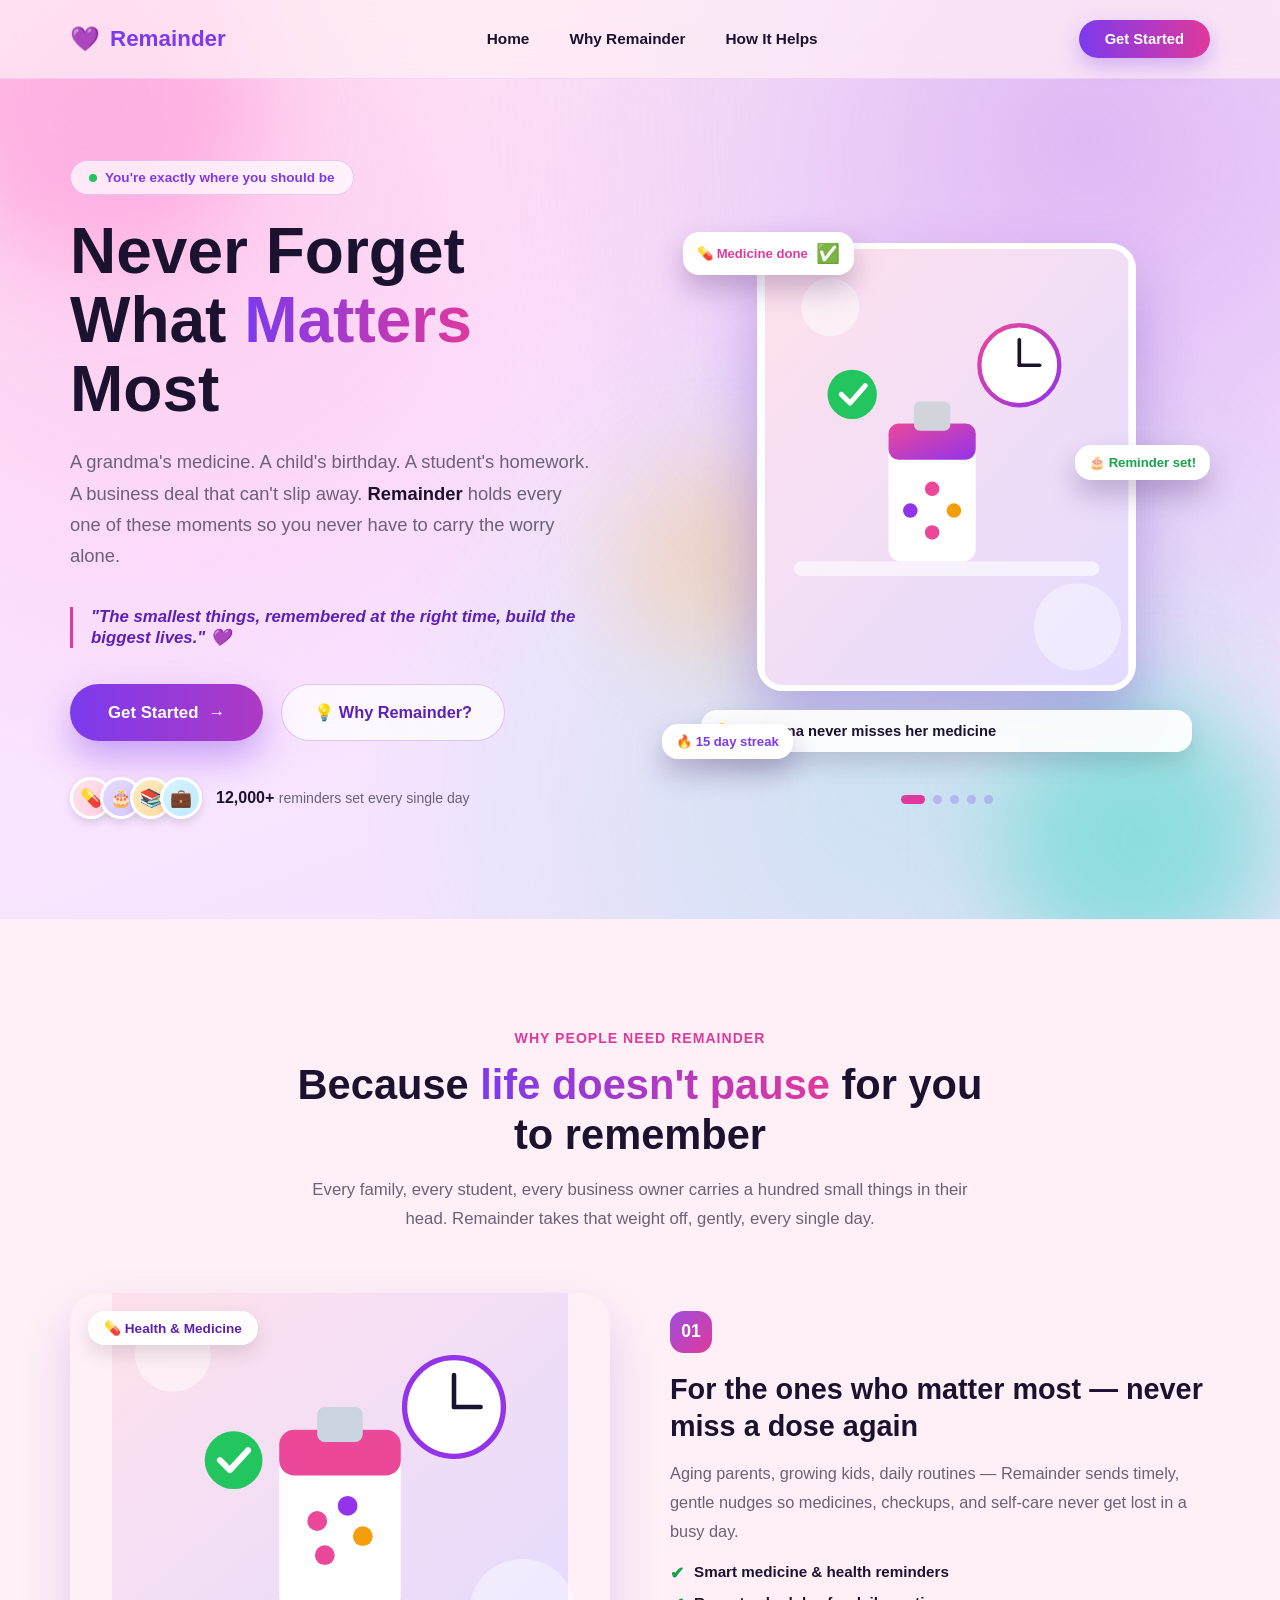
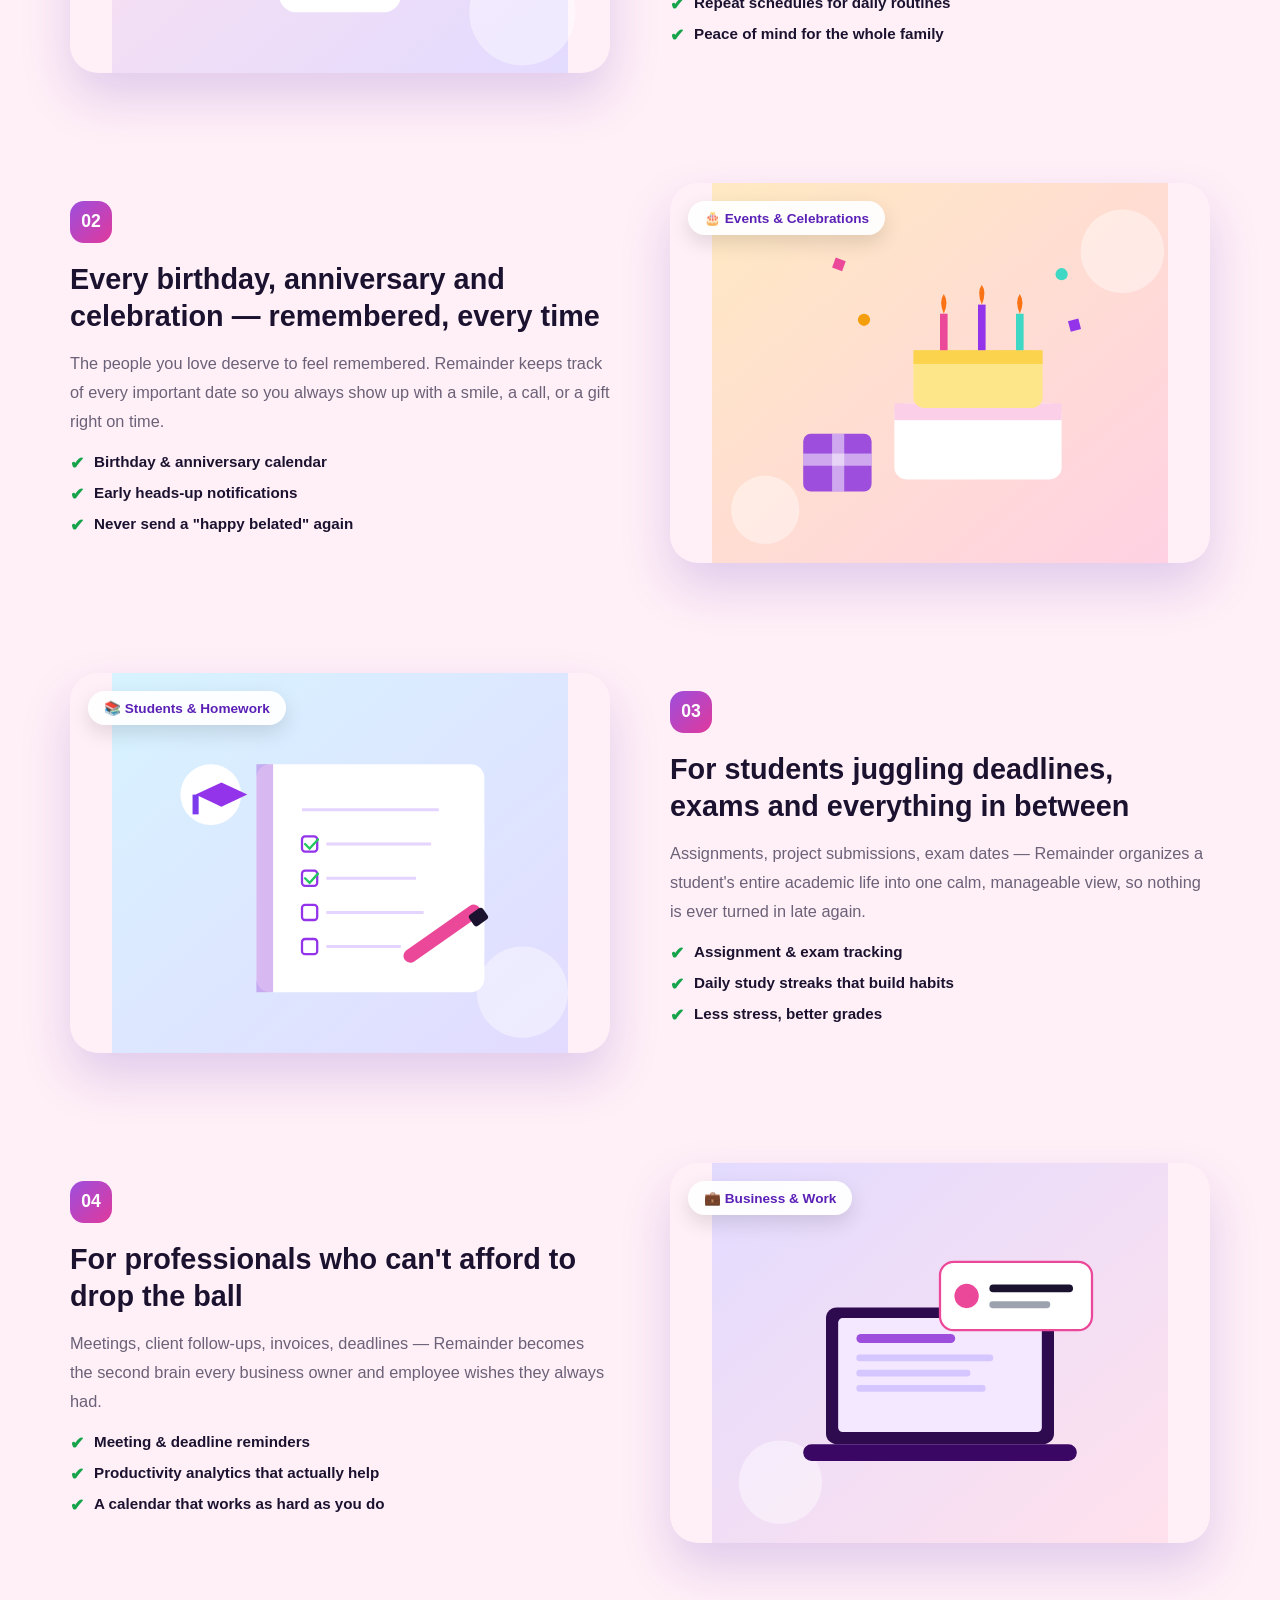
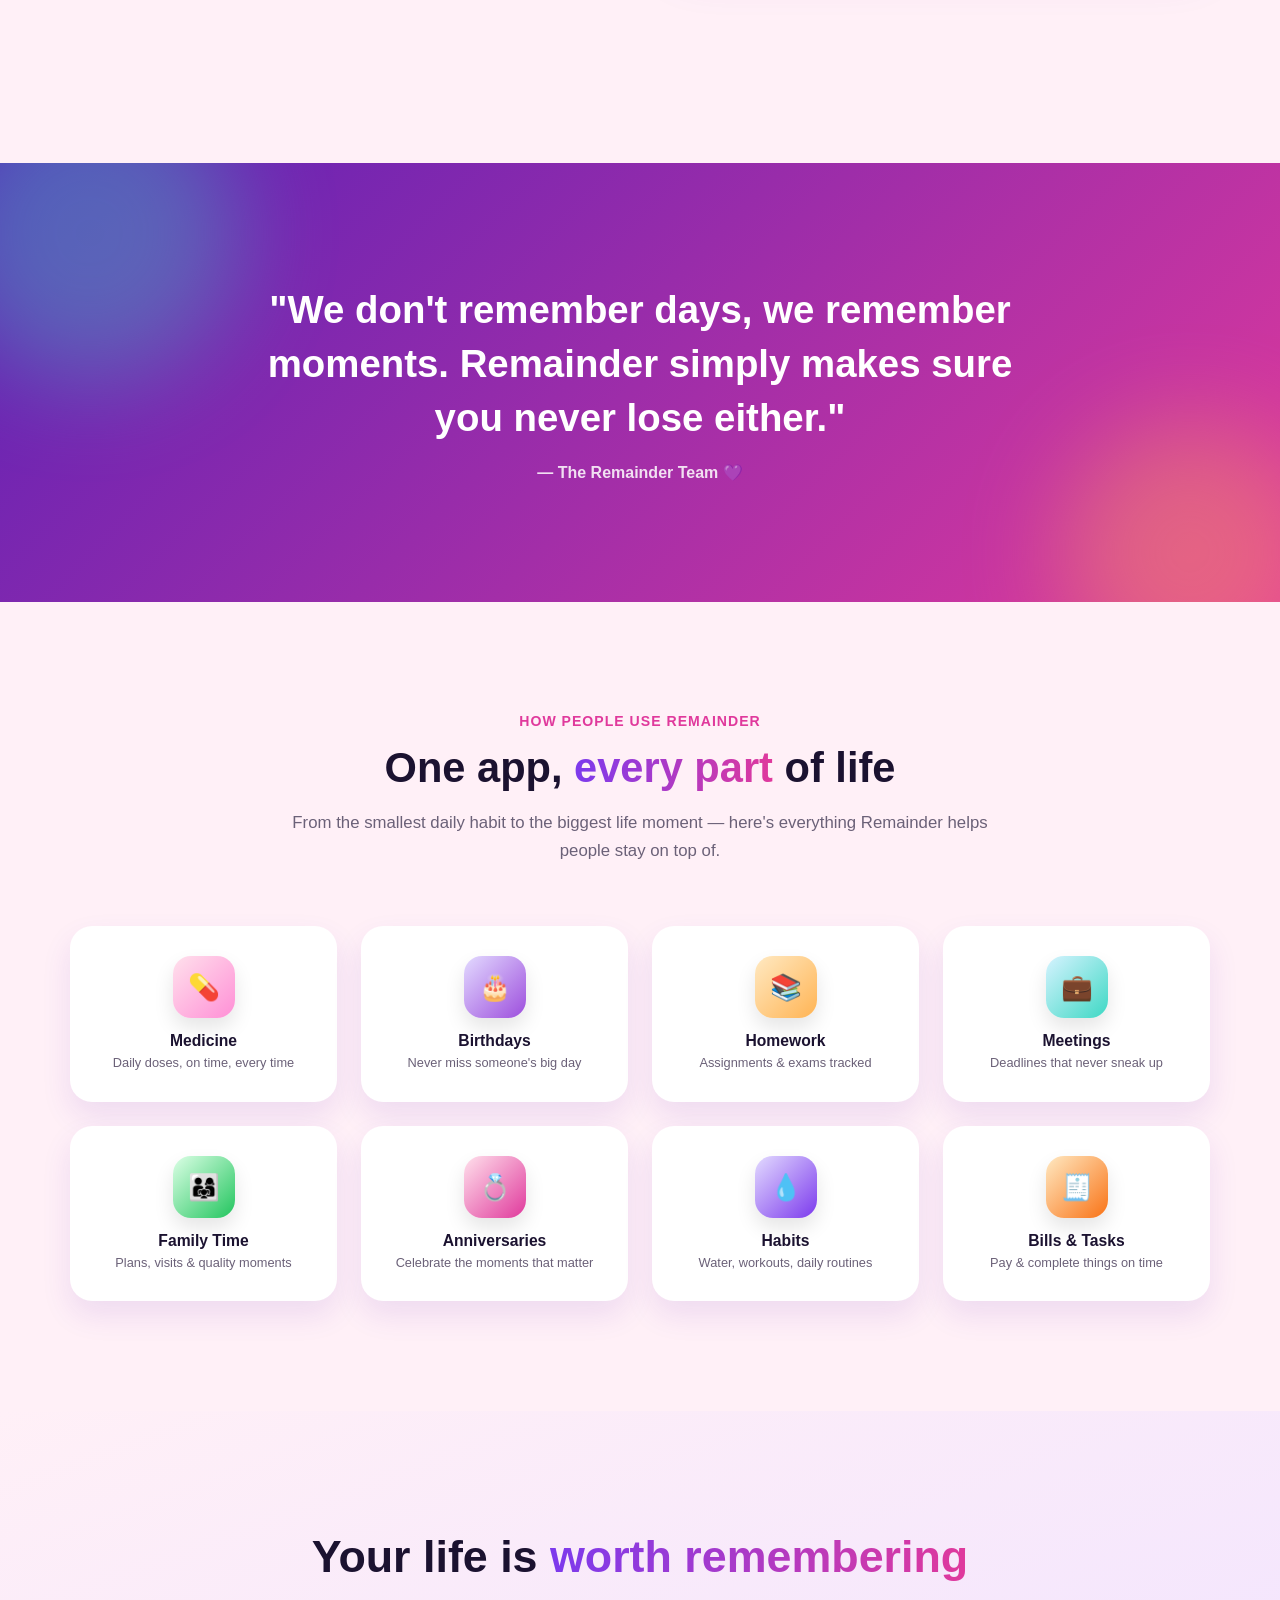
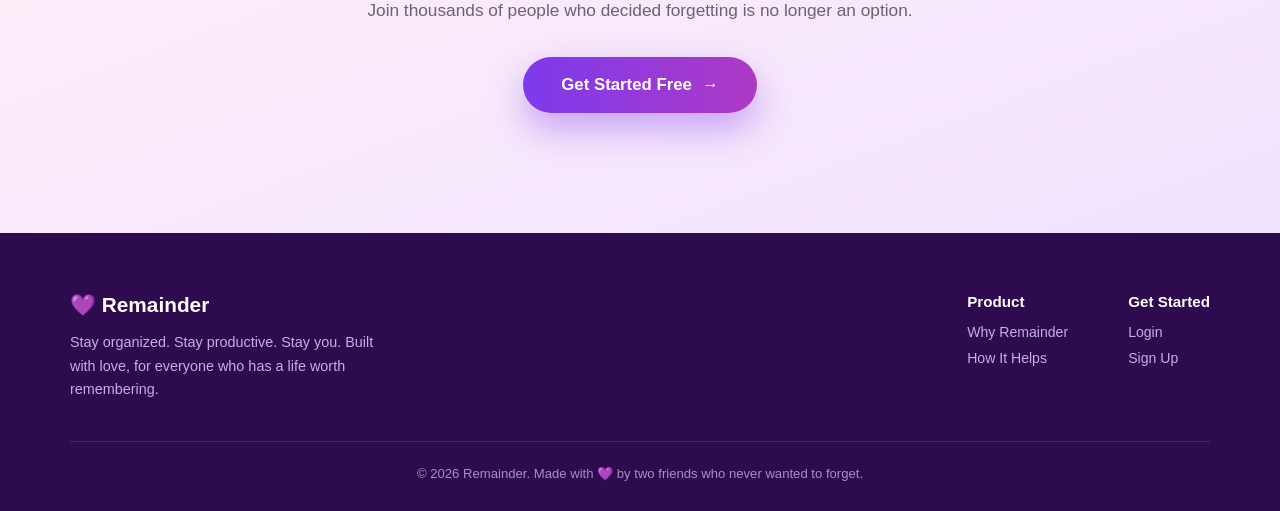
<file: index.html>
<!DOCTYPE html>
<html lang="en">
<head>
<meta charset="UTF-8">
<title>Remainder — Never Forget What Matters</title>
<meta name="viewport" content="width=device-width, initial-scale=1.0">
<style>
  :root{
    --violet-900:#2e0a4f;
    --violet-700:#5b21b6;
    --violet-600:#7c3aed;
    --violet-500:#9d4edd;
    --magenta-500:#e0399c;
    --magenta-300:#ff8fd6;
    --amber-400:#ffb454;
    --teal-400:#3ed8c4;
    --pink-bg:#fff0f7;
    --ink:#1b1230;
    --grey:#6b6178;
  }
  *{margin:0;padding:0;box-sizing:border-box;}
  html{scroll-behavior:smooth;}
  body{
    font-family:'Poppins','Segoe UI',sans-serif;
    background:var(--pink-bg);
    color:var(--ink);
    overflow-x:hidden;
  }

  /* ============ NAVBAR ============ */
  nav{
    position:fixed; top:0; left:0; right:0; z-index:100;
    display:flex; align-items:center; justify-content:space-between;
    padding:20px 70px;
    backdrop-filter:blur(14px);
    background:rgba(255,240,247,0.7);
    border-bottom:1px solid rgba(157,78,221,0.12);
    transition:padding .3s ease, box-shadow .3s ease;
  }
  .nav-logo{display:flex; align-items:center; gap:10px; font-size:1.4rem; font-weight:900; color:var(--violet-600);}
  .nav-logo .heart{font-size:1.5rem; animation:heartbeat 1.7s ease-in-out infinite;}
  @keyframes heartbeat{
    0%,100%{transform:scale(1);} 15%{transform:scale(1.25) rotate(-4deg);}
    30%{transform:scale(0.94);} 45%{transform:scale(1.15) rotate(3deg);} 60%{transform:scale(1);}
  }
  .nav-links{display:flex; gap:40px; font-weight:600; color:var(--ink); font-size:0.96rem;}
  .nav-links a{text-decoration:none; color:inherit; position:relative; transition:color .2s ease;}
  .nav-links a::after{
    content:''; position:absolute; left:0; bottom:-6px; width:0%; height:2px;
    background:linear-gradient(90deg,var(--violet-600),var(--magenta-500)); transition:width .3s ease;
  }
  .nav-links a:hover{color:var(--violet-600);}
  .nav-links a:hover::after{width:100%;}
  .nav-cta{
    padding:11px 26px; border:none; border-radius:30px; cursor:pointer;
    background:linear-gradient(90deg,var(--violet-600),var(--magenta-500));
    color:#fff; font-weight:700; font-size:0.92rem;
    box-shadow:0 8px 20px rgba(124,58,237,0.3);
    transition:transform .2s ease, box-shadow .2s ease;
  }
  .nav-cta:hover{transform:translateY(-2px) scale(1.04); box-shadow:0 12px 26px rgba(224,57,156,0.4);}

  /* ============ HERO ============ */
  .hero{
    position:relative;
    min-height:100vh;
    display:flex; align-items:center;
    padding:160px 70px 100px;
    overflow:hidden;
    background:
      radial-gradient(circle at 12% 20%, rgba(255,143,214,0.35), transparent 45%),
      radial-gradient(circle at 85% 15%, rgba(157,78,221,0.3), transparent 45%),
      radial-gradient(circle at 70% 85%, rgba(62,216,196,0.22), transparent 45%),
      linear-gradient(160deg,#fff0f7 0%, #fbe5ff 45%, #f1e3ff 100%);
  }

  .blob{position:absolute; border-radius:50%; filter:blur(50px); opacity:.5; pointer-events:none; animation:driftBig 16s ease-in-out infinite;}
  .blob1{width:340px;height:340px; background:var(--magenta-300); top:-80px; left:-80px;}
  .blob2{width:280px;height:280px; background:var(--teal-400); bottom:-60px; right:0; animation-delay:3s;}
  .blob3{width:200px;height:200px; background:var(--amber-400); top:50%; left:48%; opacity:.3; animation-delay:6s;}
  @keyframes driftBig{0%,100%{transform:translate(0,0) scale(1);} 50%{transform:translate(30px,-26px) scale(1.1);}}

  .hero-grid{
    display:grid; grid-template-columns:1.05fr 1fr; gap:60px; align-items:center;
    width:100%; position:relative; z-index:3;
  }

  .eyebrow{
    display:inline-flex; align-items:center; gap:8px;
    background:rgba(255,255,255,0.7); border:1px solid rgba(157,78,221,0.25);
    padding:9px 18px; border-radius:30px; font-weight:700; font-size:0.85rem; color:var(--violet-600);
    margin-bottom:22px; opacity:0; animation:fadeUp .7s ease forwards .15s;
  }
  .eyebrow .dot{width:8px;height:8px;border-radius:50%; background:#22c55e; animation:pulseDot 1.6s ease-out infinite;}
  @keyframes pulseDot{0%{box-shadow:0 0 0 0 rgba(34,197,94,.6);} 70%{box-shadow:0 0 0 9px rgba(34,197,94,0);} 100%{box-shadow:0 0 0 0 rgba(34,197,94,0);}}

  .hero h1{
    font-size:4rem; font-weight:900; line-height:1.08; margin-bottom:22px;
    opacity:0; animation:fadeUp .7s ease forwards .3s;
  }
  .hero h1 .grad{
    background:linear-gradient(90deg,var(--violet-600),var(--magenta-500),var(--amber-400));
    background-size:200% auto;
    -webkit-background-clip:text; background-clip:text; color:transparent;
    animation:shine 5s linear infinite;
  }
  @keyframes shine{to{background-position:200% center;}}

  @keyframes fadeUp{from{opacity:0; transform:translateY(22px);} to{opacity:1; transform:translateY(0);}}

  .hero p.lead{
    font-size:1.15rem; color:var(--grey); line-height:1.7; max-width:520px; margin-bottom:36px;
    opacity:0; animation:fadeUp .7s ease forwards .45s;
  }
  .hero p.lead b{color:var(--ink);}

  .hero-quote{
    font-size:1.05rem; font-style:italic; color:var(--violet-700); font-weight:600;
    margin-bottom:36px; padding-left:18px; border-left:3px solid var(--magenta-500);
    opacity:0; animation:fadeUp .7s ease forwards .55s;
  }

  .cta-row{display:flex; gap:18px; flex-wrap:wrap; opacity:0; animation:fadeUp .7s ease forwards .65s;}

  .btn-primary{
    position:relative; overflow:hidden;
    padding:18px 38px; border:none; border-radius:50px; cursor:pointer;
    background:linear-gradient(90deg,var(--violet-600),var(--magenta-500));
    background-size:200% 100%; background-position:0% 0%;
    color:#fff; font-weight:800; font-size:1.05rem;
    box-shadow:0 16px 36px rgba(124,58,237,0.4);
    transition:background-position .5s ease, transform .2s ease, box-shadow .3s ease;
    display:inline-flex; align-items:center; gap:10px;
  }
  .btn-primary:hover{
    background-position:100% 0%; transform:translateY(-3px) scale(1.03);
    box-shadow:0 20px 44px rgba(224,57,156,0.48);
  }
  .btn-primary .arrow{transition:transform .3s ease;}
  .btn-primary:hover .arrow{transform:translateX(5px);}
  .btn-primary .ripple{
    position:absolute; border-radius:50%; background:rgba(255,255,255,0.5);
    transform:scale(0); animation:rippleAnim .6s ease-out; pointer-events:none;
  }
  @keyframes rippleAnim{to{transform:scale(4); opacity:0;}}

  .btn-secondary{
    padding:18px 32px; border-radius:50px; cursor:pointer;
    background:rgba(255,255,255,0.7); border:1.6px solid rgba(157,78,221,0.3);
    color:var(--violet-700); font-weight:700; font-size:1.02rem;
    display:inline-flex; align-items:center; gap:8px;
    transition:all .25s ease;
  }
  .btn-secondary:hover{
    background:#fff; border-color:var(--violet-500); transform:translateY(-3px);
    box-shadow:0 12px 26px rgba(124,58,237,0.18);
  }

  .trust-row{
    display:flex; align-items:center; gap:14px; margin-top:36px;
    opacity:0; animation:fadeUp .7s ease forwards .8s;
  }
  .trust-icons{display:flex;}
  .trust-icons span{
    width:42px; height:42px; border-radius:50%; border:3px solid #fff;
    margin-left:-12px; display:flex; align-items:center; justify-content:center;
    font-size:1.1rem; box-shadow:0 4px 10px rgba(0,0,0,0.12);
  }
  .trust-icons span:nth-child(1){background:linear-gradient(135deg,#ffe1ec,#ffd1e3);}
  .trust-icons span:nth-child(2){background:linear-gradient(135deg,#e3dbff,#d6c6ff);}
  .trust-icons span:nth-child(3){background:linear-gradient(135deg,#ffe9c2,#ffdca0);}
  .trust-icons span:nth-child(4){background:linear-gradient(135deg,#d6f3ff,#bfeaff);}
  .trust-icons span:first-child{margin-left:0;}
  .trust-row .num{font-weight:800; color:var(--ink);}
  .trust-row .txt{font-size:0.88rem; color:var(--grey);}

  /* ---------- hero visual: illustrated SVG slideshow (auto swapping) ---------- */
  .hero-visual{position:relative; height:560px;}

  .slide-frame{
    position:absolute; border-radius:26px; overflow:hidden;
    border:6px solid #fff; box-shadow:0 30px 60px rgba(91,33,182,0.3);
    top:6%; left:14%; width:72%; height:80%;
    background:#fff;
  }
  .slide-svg-wrap{
    position:absolute; inset:0; width:100%; height:100%;
    opacity:0; transition:opacity 1s ease, transform 6s ease;
    transform:scale(1.03);
  }
  .slide-svg-wrap svg{width:100%; height:100%; display:block;}
  .slide-svg-wrap.active{opacity:1; transform:scale(1);}

  .slide-caption{
    position:absolute; bottom:18px; left:18px; right:18px;
    background:rgba(255,255,255,0.92); backdrop-filter:blur(6px);
    border-radius:16px; padding:12px 16px;
    display:flex; align-items:center; gap:10px;
    font-weight:700; font-size:0.92rem; color:var(--ink);
    box-shadow:0 10px 24px rgba(0,0,0,0.12);
    opacity:0; transform:translateY(10px); transition:opacity .5s ease, transform .5s ease;
    z-index:6;
  }
  .slide-caption.active{opacity:1; transform:translateY(0);}

  .dots-row{
    position:absolute; bottom:-34px; left:14%; width:72%;
    display:flex; justify-content:center; gap:8px;
  }
  .dots-row .dot-i{
    width:9px; height:9px; border-radius:50%; background:rgba(124,58,237,0.25);
    transition:all .3s ease; cursor:pointer;
  }
  .dots-row .dot-i.active{background:var(--magenta-500); width:24px; border-radius:6px;}

  .sticker{
    position:absolute; background:#fff; border-radius:16px; padding:10px 14px;
    box-shadow:0 14px 28px rgba(46,10,79,0.25); font-weight:700; font-size:0.82rem;
    display:flex; align-items:center; gap:8px; z-index:8; opacity:0;
    animation:popInPhoto .6s ease forwards;
  }
  @keyframes popInPhoto{ from{opacity:0; transform:translateY(20px) scale(0.85);} to{opacity:1; transform:translateY(0) scale(1);} }
  .st1{ top:4%; left:0%; animation-delay:1.4s; color:var(--magenta-500); }
  .st2{ top:42%; right:0%; animation-delay:1.7s; color:#16a34a; }
  .st3{ bottom:2%; left:-4%; animation-delay:2s; color:var(--violet-600); }
  .heartpop{font-size:1.2rem; animation:heartbeat 1.4s ease-in-out infinite;}

  /* ============ WHY SECTION (story + features) ============ */
  .section{padding:110px 70px;}
  .section-head{text-align:center; max-width:700px; margin:0 auto 60px;}
  .tag{
    display:inline-block; color:var(--magenta-500); font-weight:800; font-size:0.88rem;
    letter-spacing:1px; text-transform:uppercase; margin-bottom:14px;
  }
  .section-head h2{font-size:2.6rem; font-weight:900; line-height:1.2; margin-bottom:16px;}
  .section-head h2 .grad{
    background:linear-gradient(90deg,var(--violet-600),var(--magenta-500));
    -webkit-background-clip:text; background-clip:text; color:transparent;
  }
  .section-head p{color:var(--grey); font-size:1.05rem; line-height:1.7;}

  .reveal{opacity:0; transform:translateY(30px); transition:opacity .7s ease, transform .7s ease;}
  .reveal.in{opacity:1; transform:translateY(0);}

  .story-block{
    display:grid; grid-template-columns:1fr 1fr; gap:60px; align-items:center;
    margin-bottom:110px;
  }
  .story-block.reverse .story-img{order:2;}
  .story-block.reverse .story-text{order:1;}

  .story-img{
    position:relative; border-radius:28px; overflow:hidden; box-shadow:0 24px 50px rgba(91,33,182,0.18);
    transition:transform .4s ease, box-shadow .4s ease;
  }
  .story-img:hover{transform:translateY(-6px); box-shadow:0 32px 60px rgba(91,33,182,0.26);}
  .story-img svg{width:100%; height:380px; display:block; transition:transform .5s ease;}
  .story-img:hover svg{transform:scale(1.04);}
  .story-img .badge{
    position:absolute; top:18px; left:18px; background:rgba(255,255,255,0.94);
    padding:9px 16px; border-radius:30px; font-weight:800; font-size:0.85rem; color:var(--violet-700);
    box-shadow:0 8px 20px rgba(0,0,0,0.12); display:flex; align-items:center; gap:8px; z-index:5;
  }

  .story-text .num{
    display:inline-flex; align-items:center; justify-content:center;
    width:42px; height:42px; border-radius:14px; margin-bottom:18px;
    background:linear-gradient(135deg,var(--violet-500),var(--magenta-500));
    color:#fff; font-weight:900; font-size:1.1rem;
  }
  .story-text h3{font-size:1.8rem; font-weight:800; margin-bottom:14px; line-height:1.3;}
  .story-text p{color:var(--grey); font-size:1.02rem; line-height:1.75; margin-bottom:18px;}
  .story-text ul{list-style:none;}
  .story-text ul li{
    display:flex; align-items:flex-start; gap:10px; margin-bottom:10px; color:var(--ink); font-weight:600; font-size:0.95rem;
  }
  .story-text ul li .chk{color:#16a34a; font-size:1.05rem;}

  /* ============ BIG QUOTE ============ */
  .big-quote{
    text-align:center; padding:120px 70px;
    background:linear-gradient(135deg,var(--violet-700),var(--magenta-500));
    position:relative; overflow:hidden;
  }
  .big-quote::before, .big-quote::after{
    content:''; position:absolute; border-radius:50%; filter:blur(50px); opacity:.35;
  }
  .big-quote::before{width:300px;height:300px; background:var(--teal-400); top:-80px; left:-60px;}
  .big-quote::after{width:260px;height:260px; background:var(--amber-400); bottom:-80px; right:-40px;}
  .big-quote h2{
    color:#fff; font-size:2.4rem; font-weight:800; max-width:780px; margin:0 auto 18px;
    line-height:1.4; position:relative; z-index:2;
  }
  .big-quote .by{color:rgba(255,255,255,0.85); font-weight:600; position:relative; z-index:2;}

  /* ============ USAGE WALL (replaces people grid) ============ */
  .wall-section{position:relative; overflow:hidden;}
  .wall-grid{
    display:grid; grid-template-columns:repeat(4,1fr); gap:24px;
  }
  .use-tile{
    background:#fff; border-radius:22px; padding:30px 20px; text-align:center;
    box-shadow:0 14px 30px rgba(91,33,182,0.1);
    transition:transform .3s ease, box-shadow .3s ease;
  }
  .use-tile:hover{transform:translateY(-8px) rotate(-1deg); box-shadow:0 22px 46px rgba(91,33,182,0.2);}
  .use-icon{
    width:62px; height:62px; border-radius:18px; margin:0 auto 14px;
    display:flex; align-items:center; justify-content:center; font-size:1.6rem;
    box-shadow:0 10px 20px rgba(0,0,0,0.1);
  }
  .use-tile h4{font-size:0.98rem; font-weight:800; margin-bottom:4px;}
  .use-tile p{font-size:0.8rem; color:var(--grey); line-height:1.4;}

  .ui1 .use-icon{background:linear-gradient(135deg,#ffe1ec,#ff8fd6);}
  .ui2 .use-icon{background:linear-gradient(135deg,#e3dbff,#9d4edd);}
  .ui3 .use-icon{background:linear-gradient(135deg,#ffe9c2,#ffb454);}
  .ui4 .use-icon{background:linear-gradient(135deg,#d6f3ff,#3ed8c4);}
  .ui5 .use-icon{background:linear-gradient(135deg,#dcffe6,#22c55e);}
  .ui6 .use-icon{background:linear-gradient(135deg,#ffe1ec,#e0399c);}
  .ui7 .use-icon{background:linear-gradient(135deg,#e3dbff,#7c3aed);}
  .ui8 .use-icon{background:linear-gradient(135deg,#ffe9c2,#f97316);}

  /* ============ FINAL CTA ============ */
  .final-cta{
    text-align:center; padding:120px 70px;
    background:linear-gradient(160deg,#fff0f7,#f1e3ff);
    position:relative;
  }
  .final-cta h2{font-size:2.8rem; font-weight:900; margin-bottom:18px;}
  .final-cta h2 .grad{
    background:linear-gradient(90deg,var(--violet-600),var(--magenta-500));
    -webkit-background-clip:text; background-clip:text; color:transparent;
  }
  .final-cta p{color:var(--grey); font-size:1.08rem; margin-bottom:36px;}

  /* ============ FOOTER ============ */
  footer{
    background:var(--violet-900); color:#e9d8ff; padding:60px 70px 30px;
  }
  .footer-top{
    display:flex; justify-content:space-between; flex-wrap:wrap; gap:40px; margin-bottom:40px;
  }
  .footer-logo{display:flex; align-items:center; gap:10px; font-size:1.3rem; font-weight:900; color:#fff; margin-bottom:14px;}
  .footer-top p{max-width:320px; color:#c8aee6; font-size:0.9rem; line-height:1.6;}
  .footer-cols{display:flex; gap:60px;}
  .footer-col h4{color:#fff; font-size:0.95rem; margin-bottom:14px;}
  .footer-col a{display:block; color:#c8aee6; text-decoration:none; font-size:0.88rem; margin-bottom:10px; transition:color .2s;}
  .footer-col a:hover{color:#fff;}
  .footer-bottom{
    border-top:1px solid rgba(255,255,255,0.12); padding-top:24px;
    text-align:center; font-size:0.82rem; color:#a98ec9;
  }

  .fab{
    position:fixed; bottom:30px; right:30px; width:54px; height:54px; border-radius:50%;
    background:linear-gradient(135deg,var(--violet-600),var(--magenta-500));
    display:flex; align-items:center; justify-content:center; color:#fff; font-size:1.3rem;
    cursor:pointer; box-shadow:0 14px 30px rgba(124,58,237,0.4); z-index:60;
    opacity:0; pointer-events:none; transition:opacity .3s ease, transform .2s ease;
  }
  .fab.show{opacity:1; pointer-events:auto;}
  .fab:hover{transform:translateY(-4px) scale(1.08);}

  @media (max-width:1000px){
    nav{padding:16px 30px;}
    .nav-links{display:none;}
    .hero{padding:140px 30px 80px;}
    .hero-grid{grid-template-columns:1fr; gap:90px;}
    .hero h1{font-size:2.6rem;}
    .hero-visual{height:420px;}
    .section{padding:80px 30px;}
    .story-block{grid-template-columns:1fr;}
    .story-block.reverse .story-img{order:1;}
    .story-block.reverse .story-text{order:2;}
    .wall-grid{grid-template-columns:repeat(2,1fr);}
    .footer-top{flex-direction:column;}
  }
</style>
</head>
<body>

  <!-- NAVBAR -->
  <nav>
    <div class="nav-logo"><span class="heart">💜</span> Remainder</div>
    <div class="nav-links">
      <a href="#home">Home</a>
      <a href="#why">Why Remainder</a>
      <a href="#community">How It Helps</a>
    </div>
    <button class="nav-cta" onclick="window.location.href='login.html'">Get Started</button>
  </nav>

  <!-- HERO -->
  <section class="hero" id="home">
    <div class="blob blob1"></div>
    <div class="blob blob2"></div>
    <div class="blob blob3"></div>

    <div class="hero-grid">
      <div>
        <div class="eyebrow"><span class="dot"></span> You're exactly where you should be</div>
        <h1>Never Forget<br>What <span class="grad">Matters</span> Most</h1>
        <p class="lead">A grandma's medicine. A child's birthday. A student's homework. A business deal that can't slip away. <b>Remainder</b> holds every one of these moments so you never have to carry the worry alone.</p>
        <p class="hero-quote">"The smallest things, remembered at the right time, build the biggest lives." 💜</p>

        <div class="cta-row">
          <button class="btn-primary" id="getStartedBtn">Get Started <span class="arrow">→</span></button>
          <button class="btn-secondary" onclick="document.getElementById('why').scrollIntoView({behavior:'smooth'})">💡 Why Remainder?</button>
        </div>

        <div class="trust-row">
          <div class="trust-icons">
            <span>💊</span><span>🎂</span><span>📚</span><span>💼</span>
          </div>
          <div><span class="num">12,000+</span> <span class="txt">reminders set every single day</span></div>
        </div>
      </div>

      <div class="hero-visual">
        <div class="slide-frame" id="slideFrame">

          <!-- SLIDE 1: Medicine reminder -->
          <div class="slide-svg-wrap active">
            <svg viewBox="0 0 500 600" xmlns="http://www.w3.org/2000/svg">
              <defs>
                <linearGradient id="g1" x1="0" y1="0" x2="1" y2="1">
                  <stop offset="0" stop-color="#ffe1ec"/><stop offset="1" stop-color="#e3dbff"/>
                </linearGradient>
                <linearGradient id="pillg" x1="0" y1="0" x2="1" y2="1">
                  <stop offset="0" stop-color="#ec4899"/><stop offset="1" stop-color="#9333ea"/>
                </linearGradient>
              </defs>
              <rect width="500" height="600" fill="url(#g1)"/>
              <circle cx="90" cy="80" r="40" fill="#ffffff" opacity="0.5"/>
              <circle cx="430" cy="520" r="60" fill="#ffffff" opacity="0.4"/>
              <!-- table -->
              <rect x="40" y="430" width="420" height="20" rx="10" fill="#ffffff" opacity="0.6"/>
              <!-- pill bottle -->
              <rect x="170" y="240" width="120" height="190" rx="18" fill="#ffffff"/>
              <rect x="170" y="240" width="120" height="50" rx="14" fill="url(#pillg)"/>
              <rect x="205" y="210" width="50" height="40" rx="8" fill="#d1d5db"/>
              <circle cx="230" cy="330" r="10" fill="#ec4899"/>
              <circle cx="200" cy="360" r="10" fill="#9333ea"/>
              <circle cx="260" cy="360" r="10" fill="#f59e0b"/>
              <circle cx="230" cy="390" r="10" fill="#ec4899"/>
              <!-- clock -->
              <circle cx="350" cy="160" r="55" fill="#ffffff"/>
              <circle cx="350" cy="160" r="55" fill="none" stroke="url(#pillg)" stroke-width="6"/>
              <line x1="350" y1="160" x2="350" y2="125" stroke="#1b1230" stroke-width="5" stroke-linecap="round"/>
              <line x1="350" y1="160" x2="378" y2="160" stroke="#1b1230" stroke-width="5" stroke-linecap="round"/>
              <!-- checkmark badge -->
              <circle cx="120" cy="200" r="34" fill="#22c55e"/>
              <path d="M105 200 L117 212 L138 188" stroke="#fff" stroke-width="7" fill="none" stroke-linecap="round" stroke-linejoin="round"/>
            </svg>
          </div>

          <!-- SLIDE 2: Birthday reminder -->
          <div class="slide-svg-wrap">
            <svg viewBox="0 0 500 600" xmlns="http://www.w3.org/2000/svg">
              <defs>
                <linearGradient id="g2" x1="0" y1="0" x2="1" y2="1">
                  <stop offset="0" stop-color="#ffe9c2"/><stop offset="1" stop-color="#ffd1e3"/>
                </linearGradient>
              </defs>
              <rect width="500" height="600" fill="url(#g2)"/>
              <circle cx="60" cy="500" r="50" fill="#ffffff" opacity="0.4"/>
              <circle cx="440" cy="90" r="44" fill="#ffffff" opacity="0.45"/>
              <!-- confetti -->
              <rect x="80" y="120" width="10" height="10" fill="#ec4899" transform="rotate(20 85 125)"/>
              <rect x="410" y="220" width="10" height="10" fill="#9333ea" transform="rotate(-15 415 225)"/>
              <circle cx="120" cy="240" r="6" fill="#f59e0b"/>
              <circle cx="380" cy="160" r="6" fill="#3ed8c4"/>
              <rect x="350" y="380" width="10" height="10" fill="#22c55e" transform="rotate(35 355 385)"/>
              <!-- cake -->
              <rect x="150" y="380" width="200" height="90" rx="14" fill="#ffffff"/>
              <rect x="150" y="380" width="200" height="20" fill="#fbcfe8"/>
              <rect x="170" y="320" width="160" height="70" rx="12" fill="#fde68a"/>
              <rect x="170" y="320" width="160" height="16" fill="#fcd34d"/>
              <!-- candles -->
              <rect x="200" y="280" width="8" height="40" fill="#ec4899"/>
              <rect x="246" y="270" width="8" height="50" fill="#9333ea"/>
              <rect x="292" y="280" width="8" height="40" fill="#3ed8c4"/>
              <path d="M204 280 q-6 -14 0 -22 q6 8 0 22" fill="#f97316"/>
              <path d="M250 270 q-6 -14 0 -22 q6 8 0 22" fill="#f97316"/>
              <path d="M296 280 q-6 -14 0 -22 q6 8 0 22" fill="#f97316"/>
              <!-- gift box -->
              <rect x="90" y="430" width="70" height="60" rx="8" fill="#9d4edd"/>
              <rect x="90" y="450" width="70" height="14" fill="#ffffff" opacity="0.5"/>
              <rect x="118" y="430" width="14" height="60" fill="#ffffff" opacity="0.5"/>
            </svg>
          </div>

          <!-- SLIDE 3: Notebook / homework -->
          <div class="slide-svg-wrap">
            <svg viewBox="0 0 500 600" xmlns="http://www.w3.org/2000/svg">
              <defs>
                <linearGradient id="g3" x1="0" y1="0" x2="1" y2="1">
                  <stop offset="0" stop-color="#d6f3ff"/><stop offset="1" stop-color="#e3dbff"/>
                </linearGradient>
              </defs>
              <rect width="500" height="600" fill="url(#g3)"/>
              <circle cx="430" cy="500" r="55" fill="#ffffff" opacity="0.4"/>
              <!-- notebook -->
              <rect x="110" y="160" width="280" height="340" rx="16" fill="#ffffff"/>
              <rect x="110" y="160" width="20" height="340" fill="#9d4edd" opacity="0.4"/>
              <line x1="170" y1="220" x2="350" y2="220" stroke="#e5d4ff" stroke-width="3"/>
              <rect x="170" y="255" width="18" height="18" rx="4" fill="none" stroke="#9333ea" stroke-width="3"/>
              <path d="M173 264 l5 5 l9 -10" stroke="#22c55e" stroke-width="3" fill="none" stroke-linecap="round"/>
              <line x1="198" y1="264" x2="340" y2="264" stroke="#e5d4ff" stroke-width="3"/>
              <rect x="170" y="300" width="18" height="18" rx="4" fill="none" stroke="#9333ea" stroke-width="3"/>
              <path d="M173 309 l5 5 l9 -10" stroke="#22c55e" stroke-width="3" fill="none" stroke-linecap="round"/>
              <line x1="198" y1="309" x2="320" y2="309" stroke="#e5d4ff" stroke-width="3"/>
              <rect x="170" y="345" width="18" height="18" rx="4" fill="none" stroke="#9333ea" stroke-width="3"/>
              <line x1="198" y1="354" x2="335" y2="354" stroke="#e5d4ff" stroke-width="3"/>
              <rect x="170" y="390" width="18" height="18" rx="4" fill="none" stroke="#9333ea" stroke-width="3"/>
              <line x1="198" y1="399" x2="300" y2="399" stroke="#e5d4ff" stroke-width="3"/>
              <!-- pen -->
              <rect x="300" y="430" width="100" height="16" rx="8" fill="#ec4899" transform="rotate(-35 300 430)"/>
              <rect x="370" y="395" width="20" height="16" rx="4" fill="#1b1230" transform="rotate(-35 370 395)"/>
            </svg>
          </div>

          <!-- SLIDE 4: Laptop / business reminder -->
          <div class="slide-svg-wrap">
            <svg viewBox="0 0 500 600" xmlns="http://www.w3.org/2000/svg">
              <defs>
                <linearGradient id="g4" x1="0" y1="0" x2="1" y2="1">
                  <stop offset="0" stop-color="#e3dbff"/><stop offset="1" stop-color="#ffe1ec"/>
                </linearGradient>
              </defs>
              <rect width="500" height="600" fill="url(#g4)"/>
              <circle cx="80" cy="500" r="50" fill="#ffffff" opacity="0.4"/>
              <!-- laptop -->
              <rect x="110" y="220" width="280" height="180" rx="14" fill="#2e0a4f"/>
              <rect x="125" y="234" width="250" height="150" rx="6" fill="#f3e8ff"/>
              <rect x="90" y="400" width="320" height="20" rx="10" fill="#3b0764"/>
              <!-- screen lines -->
              <rect x="145" y="255" width="120" height="10" rx="5" fill="#9d4edd"/>
              <rect x="145" y="280" width="170" height="8" rx="4" fill="#d6c6ff"/>
              <rect x="145" y="298" width="140" height="8" rx="4" fill="#d6c6ff"/>
              <rect x="145" y="316" width="160" height="8" rx="4" fill="#d6c6ff"/>
              <!-- notification card -->
              <rect x="250" y="150" width="180" height="80" rx="16" fill="#ffffff" stroke="#ec4899" stroke-width="3"/>
              <circle cx="280" cy="190" r="14" fill="#ec4899"/>
              <path d="M274 190 a6 6 0 1 1 12 0" stroke="#fff" stroke-width="0" fill="#fff"/>
              <rect x="305" y="178" width="100" height="9" rx="4" fill="#1b1230"/>
              <rect x="305" y="196" width="70" height="8" rx="4" fill="#9ca3af"/>
            </svg>
          </div>

          <!-- SLIDE 5: Calendar with bell -->
          <div class="slide-svg-wrap">
            <svg viewBox="0 0 500 600" xmlns="http://www.w3.org/2000/svg">
              <defs>
                <linearGradient id="g5" x1="0" y1="0" x2="1" y2="1">
                  <stop offset="0" stop-color="#ffe9c2"/><stop offset="1" stop-color="#d6f3ff"/>
                </linearGradient>
              </defs>
              <rect width="500" height="600" fill="url(#g5)"/>
              <circle cx="420" cy="480" r="60" fill="#ffffff" opacity="0.4"/>
              <!-- calendar -->
              <rect x="110" y="160" width="280" height="280" rx="20" fill="#ffffff"/>
              <rect x="110" y="160" width="280" height="60" rx="20" fill="#9333ea"/>
              <rect x="150" y="140" width="16" height="50" rx="8" fill="#ec4899"/>
              <rect x="334" y="140" width="16" height="50" rx="8" fill="#ec4899"/>
              <g fill="#e9d8ff">
                <circle cx="150" cy="260" r="12"/><circle cx="195" cy="260" r="12"/><circle cx="240" cy="260" r="12"/>
                <circle cx="285" cy="260" r="12"/><circle cx="330" cy="260" r="12"/>
                <circle cx="150" cy="305" r="12"/><circle cx="195" cy="305" r="12"/>
                <circle cx="285" cy="305" r="12"/><circle cx="330" cy="305" r="12"/>
                <circle cx="150" cy="350" r="12"/><circle cx="195" cy="350" r="12"/><circle cx="240" cy="350" r="12"/>
                <circle cx="330" cy="350" r="12"/>
              </g>
              <circle cx="240" cy="305" r="16" fill="#ec4899"/>
              <circle cx="285" cy="350" r="16" fill="#22c55e"/>
              <!-- bell -->
              <path d="M380 120 q-6 -34 -34 -34 q-28 0 -34 34 l-8 30 h84 z" fill="#f59e0b"/>
              <circle cx="346" cy="156" r="9" fill="#b45309"/>
            </svg>
          </div>

        </div>
        <div class="slide-caption" id="slideCaption"></div>
        <div class="dots-row" id="dotsRow"></div>

        <div class="sticker st1">💊 Medicine done <span class="heartpop">✅</span></div>
        <div class="sticker st2">🎂 Reminder set!</div>
        <div class="sticker st3">🔥 15 day streak</div>
      </div>
    </div>
  </section>

  <!-- WHY REMAINDER — story + features -->
  <section class="section" id="why">
    <div class="section-head reveal">
      <span class="tag">Why People Need Remainder</span>
      <h2>Because <span class="grad">life doesn't pause</span> for you to remember</h2>
      <p>Every family, every student, every business owner carries a hundred small things in their head. Remainder takes that weight off, gently, every single day.</p>
    </div>

    <div class="story-block reveal">
      <div class="story-img">
        <div class="badge">💊 Health & Medicine</div>
        <svg viewBox="0 0 600 500" xmlns="http://www.w3.org/2000/svg">
          <defs>
            <linearGradient id="sg1" x1="0" y1="0" x2="1" y2="1">
              <stop offset="0" stop-color="#ffe1ec"/><stop offset="1" stop-color="#e3dbff"/>
            </linearGradient>
          </defs>
          <rect width="600" height="500" fill="url(#sg1)"/>
          <circle cx="80" cy="80" r="50" fill="#ffffff" opacity="0.45"/>
          <circle cx="540" cy="420" r="70" fill="#ffffff" opacity="0.4"/>
          <rect x="220" y="180" width="160" height="240" rx="22" fill="#ffffff"/>
          <rect x="220" y="180" width="160" height="60" rx="20" fill="#ec4899"/>
          <rect x="270" y="150" width="60" height="46" rx="10" fill="#cbd5e1"/>
          <circle cx="270" cy="300" r="13" fill="#ec4899"/>
          <circle cx="310" cy="280" r="13" fill="#9333ea"/>
          <circle cx="330" cy="320" r="13" fill="#f59e0b"/>
          <circle cx="280" cy="345" r="13" fill="#ec4899"/>
          <circle cx="450" cy="150" r="65" fill="#ffffff"/>
          <circle cx="450" cy="150" r="65" fill="none" stroke="#9333ea" stroke-width="7"/>
          <line x1="450" y1="150" x2="450" y2="108" stroke="#1b1230" stroke-width="6" stroke-linecap="round"/>
          <line x1="450" y1="150" x2="485" y2="150" stroke="#1b1230" stroke-width="6" stroke-linecap="round"/>
          <circle cx="160" cy="220" r="38" fill="#22c55e"/>
          <path d="M142 220 l13 13 l24 -26" stroke="#fff" stroke-width="8" fill="none" stroke-linecap="round" stroke-linejoin="round"/>
        </svg>
      </div>
      <div class="story-text">
        <div class="num">01</div>
        <h3>For the ones who matter most — never miss a dose again</h3>
        <p>Aging parents, growing kids, daily routines — Remainder sends timely, gentle nudges so medicines, checkups, and self-care never get lost in a busy day.</p>
        <ul>
          <li><span class="chk">✔</span> Smart medicine & health reminders</li>
          <li><span class="chk">✔</span> Repeat schedules for daily routines</li>
          <li><span class="chk">✔</span> Peace of mind for the whole family</li>
        </ul>
      </div>
    </div>

    <div class="story-block reverse reveal">
      <div class="story-img">
        <div class="badge">🎂 Events & Celebrations</div>
        <svg viewBox="0 0 600 500" xmlns="http://www.w3.org/2000/svg">
          <defs>
            <linearGradient id="sg2" x1="0" y1="0" x2="1" y2="1">
              <stop offset="0" stop-color="#ffe9c2"/><stop offset="1" stop-color="#ffd1e3"/>
            </linearGradient>
          </defs>
          <rect width="600" height="500" fill="url(#sg2)"/>
          <circle cx="540" cy="90" r="55" fill="#ffffff" opacity="0.4"/>
          <circle cx="70" cy="430" r="45" fill="#ffffff" opacity="0.4"/>
          <rect x="160" y="100" width="14" height="14" fill="#ec4899" transform="rotate(20 167 107)"/>
          <rect x="470" y="180" width="14" height="14" fill="#9333ea" transform="rotate(-15 477 187)"/>
          <circle cx="200" cy="180" r="8" fill="#f59e0b"/>
          <circle cx="460" cy="120" r="8" fill="#3ed8c4"/>
          <rect x="240" y="290" width="220" height="100" rx="16" fill="#ffffff"/>
          <rect x="240" y="290" width="220" height="22" fill="#fbcfe8"/>
          <rect x="265" y="220" width="170" height="76" rx="14" fill="#fde68a"/>
          <rect x="265" y="220" width="170" height="18" fill="#fcd34d"/>
          <rect x="300" y="172" width="10" height="48" fill="#ec4899"/>
          <rect x="350" y="160" width="10" height="60" fill="#9333ea"/>
          <rect x="400" y="172" width="10" height="48" fill="#3ed8c4"/>
          <path d="M305 172 q-7 -16 0 -26 q7 10 0 26" fill="#f97316"/>
          <path d="M355 160 q-7 -16 0 -26 q7 10 0 26" fill="#f97316"/>
          <path d="M405 172 q-7 -16 0 -26 q7 10 0 26" fill="#f97316"/>
          <rect x="120" y="330" width="90" height="76" rx="10" fill="#9d4edd"/>
          <rect x="120" y="356" width="90" height="16" fill="#ffffff" opacity="0.5"/>
          <rect x="158" y="330" width="16" height="76" fill="#ffffff" opacity="0.5"/>
        </svg>
      </div>
      <div class="story-text">
        <div class="num">02</div>
        <h3>Every birthday, anniversary and celebration — remembered, every time</h3>
        <p>The people you love deserve to feel remembered. Remainder keeps track of every important date so you always show up with a smile, a call, or a gift right on time.</p>
        <ul>
          <li><span class="chk">✔</span> Birthday & anniversary calendar</li>
          <li><span class="chk">✔</span> Early heads-up notifications</li>
          <li><span class="chk">✔</span> Never send a "happy belated" again</li>
        </ul>
      </div>
    </div>

    <div class="story-block reveal">
      <div class="story-img">
        <div class="badge">📚 Students & Homework</div>
        <svg viewBox="0 0 600 500" xmlns="http://www.w3.org/2000/svg">
          <defs>
            <linearGradient id="sg3" x1="0" y1="0" x2="1" y2="1">
              <stop offset="0" stop-color="#d6f3ff"/><stop offset="1" stop-color="#e3dbff"/>
            </linearGradient>
          </defs>
          <rect width="600" height="500" fill="url(#sg3)"/>
          <circle cx="540" cy="420" r="60" fill="#ffffff" opacity="0.4"/>
          <rect x="190" y="120" width="300" height="300" rx="18" fill="#ffffff"/>
          <rect x="190" y="120" width="22" height="300" fill="#9d4edd" opacity="0.4"/>
          <line x1="250" y1="180" x2="430" y2="180" stroke="#e5d4ff" stroke-width="4"/>
          <rect x="250" y="215" width="20" height="20" rx="4" fill="none" stroke="#9333ea" stroke-width="3"/>
          <path d="M254 225 l6 6 l11 -12" stroke="#22c55e" stroke-width="3" fill="none" stroke-linecap="round"/>
          <line x1="282" y1="225" x2="420" y2="225" stroke="#e5d4ff" stroke-width="4"/>
          <rect x="250" y="260" width="20" height="20" rx="4" fill="none" stroke="#9333ea" stroke-width="3"/>
          <path d="M254 270 l6 6 l11 -12" stroke="#22c55e" stroke-width="3" fill="none" stroke-linecap="round"/>
          <line x1="282" y1="270" x2="400" y2="270" stroke="#e5d4ff" stroke-width="4"/>
          <rect x="250" y="305" width="20" height="20" rx="4" fill="none" stroke="#9333ea" stroke-width="3"/>
          <line x1="282" y1="315" x2="410" y2="315" stroke="#e5d4ff" stroke-width="4"/>
          <rect x="250" y="350" width="20" height="20" rx="4" fill="none" stroke="#9333ea" stroke-width="3"/>
          <line x1="282" y1="360" x2="380" y2="360" stroke="#e5d4ff" stroke-width="4"/>
          <rect x="380" y="370" width="120" height="18" rx="9" fill="#ec4899" transform="rotate(-35 380 370)"/>
          <rect x="468" y="320" width="22" height="18" rx="4" fill="#1b1230" transform="rotate(-35 468 320)"/>
          <circle cx="130" cy="160" r="40" fill="#ffffff"/>
          <path d="M110 160 l34 -16 l34 16 l-34 16 z" fill="#9333ea"/>
          <rect x="106" y="160" width="8" height="26" fill="#7c3aed"/>
        </svg>
      </div>
      <div class="story-text">
        <div class="num">03</div>
        <h3>For students juggling deadlines, exams and everything in between</h3>
        <p>Assignments, project submissions, exam dates — Remainder organizes a student's entire academic life into one calm, manageable view, so nothing is ever turned in late again.</p>
        <ul>
          <li><span class="chk">✔</span> Assignment & exam tracking</li>
          <li><span class="chk">✔</span> Daily study streaks that build habits</li>
          <li><span class="chk">✔</span> Less stress, better grades</li>
        </ul>
      </div>
    </div>

    <div class="story-block reverse reveal">
      <div class="story-img">
        <div class="badge">💼 Business & Work</div>
        <svg viewBox="0 0 600 500" xmlns="http://www.w3.org/2000/svg">
          <defs>
            <linearGradient id="sg4" x1="0" y1="0" x2="1" y2="1">
              <stop offset="0" stop-color="#e3dbff"/><stop offset="1" stop-color="#ffe1ec"/>
            </linearGradient>
          </defs>
          <rect width="600" height="500" fill="url(#sg4)"/>
          <circle cx="90" cy="420" r="55" fill="#ffffff" opacity="0.4"/>
          <rect x="150" y="190" width="300" height="180" rx="14" fill="#2e0a4f"/>
          <rect x="166" y="204" width="268" height="150" rx="6" fill="#f3e8ff"/>
          <rect x="120" y="370" width="360" height="22" rx="11" fill="#3b0764"/>
          <rect x="190" y="225" width="130" height="12" rx="6" fill="#9d4edd"/>
          <rect x="190" y="252" width="180" height="9" rx="4" fill="#d6c6ff"/>
          <rect x="190" y="272" width="150" height="9" rx="4" fill="#d6c6ff"/>
          <rect x="190" y="292" width="170" height="9" rx="4" fill="#d6c6ff"/>
          <rect x="300" y="130" width="200" height="90" rx="18" fill="#ffffff" stroke="#ec4899" stroke-width="3"/>
          <circle cx="335" cy="175" r="16" fill="#ec4899"/>
          <rect x="365" y="160" width="110" height="10" rx="5" fill="#1b1230"/>
          <rect x="365" y="182" width="80" height="9" rx="4" fill="#9ca3af"/>
        </svg>
      </div>
      <div class="story-text">
        <div class="num">04</div>
        <h3>For professionals who can't afford to drop the ball</h3>
        <p>Meetings, client follow-ups, invoices, deadlines — Remainder becomes the second brain every business owner and employee wishes they always had.</p>
        <ul>
          <li><span class="chk">✔</span> Meeting & deadline reminders</li>
          <li><span class="chk">✔</span> Productivity analytics that actually help</li>
          <li><span class="chk">✔</span> A calendar that works as hard as you do</li>
        </ul>
      </div>
    </div>
  </section>

  <!-- BIG QUOTE -->
  <div class="big-quote reveal">
    <h2>"We don't remember days, we remember moments. Remainder simply makes sure you never lose either."</h2>
    <div class="by">— The Remainder Team 💜</div>
  </div>

  <!-- USAGE WALL -->
  <section class="section wall-section" id="community">
    <div class="section-head reveal">
      <span class="tag">How People Use Remainder</span>
      <h2>One app, <span class="grad">every part</span> of life</h2>
      <p>From the smallest daily habit to the biggest life moment — here's everything Remainder helps people stay on top of.</p>
    </div>

    <div class="wall-grid reveal">
      <div class="use-tile ui1"><div class="use-icon">💊</div><h4>Medicine</h4><p>Daily doses, on time, every time</p></div>
      <div class="use-tile ui2"><div class="use-icon">🎂</div><h4>Birthdays</h4><p>Never miss someone's big day</p></div>
      <div class="use-tile ui3"><div class="use-icon">📚</div><h4>Homework</h4><p>Assignments & exams tracked</p></div>
      <div class="use-tile ui4"><div class="use-icon">💼</div><h4>Meetings</h4><p>Deadlines that never sneak up</p></div>
      <div class="use-tile ui5"><div class="use-icon">👨‍👩‍👧</div><h4>Family Time</h4><p>Plans, visits & quality moments</p></div>
      <div class="use-tile ui6"><div class="use-icon">💍</div><h4>Anniversaries</h4><p>Celebrate the moments that matter</p></div>
      <div class="use-tile ui7"><div class="use-icon">💧</div><h4>Habits</h4><p>Water, workouts, daily routines</p></div>
      <div class="use-tile ui8"><div class="use-icon">🧾</div><h4>Bills & Tasks</h4><p>Pay & complete things on time</p></div>
    </div>
  </section>

  <!-- FINAL CTA -->
  <section class="final-cta">
    <h2>Your life is <span class="grad">worth remembering</span></h2>
    <p>Join thousands of people who decided forgetting is no longer an option.</p>
    <button class="btn-primary" id="finalCtaBtn">Get Started Free <span class="arrow">→</span></button>
  </section>

  <!-- FOOTER -->
  <footer>
    <div class="footer-top">
      <div>
        <div class="footer-logo">💜 Remainder</div>
        <p>Stay organized. Stay productive. Stay you. Built with love, for everyone who has a life worth remembering.</p>
      </div>
      <div class="footer-cols">
        <div class="footer-col">
          <h4>Product</h4>
          <a href="#why">Why Remainder</a>
          <a href="#community">How It Helps</a>
        </div>
        <div class="footer-col">
          <h4>Get Started</h4>
          <a href="login.html">Login</a>
          <a href="login.html">Sign Up</a>
        </div>
      </div>
    </div>
    <div class="footer-bottom">© 2026 Remainder. Made with 💜 by two friends who never wanted to forget.</div>
  </footer>

  <div class="fab" id="fabBtn">⬆</div>

<script>
  function goLogin(){ window.location.href = 'login.html'; }
  document.getElementById('getStartedBtn').addEventListener('click', goLogin);
  document.getElementById('finalCtaBtn').addEventListener('click', goLogin);
  document.querySelector('.nav-cta').addEventListener('click', goLogin);

  document.querySelectorAll('.btn-primary').forEach(btn=>{
    btn.addEventListener('click', function(e){
      const circle = document.createElement('span');
      circle.classList.add('ripple');
      const rect = btn.getBoundingClientRect();
      const size = Math.max(rect.width, rect.height);
      circle.style.width = circle.style.height = size+'px';
      circle.style.left = (e.clientX - rect.left - size/2)+'px';
      circle.style.top = (e.clientY - rect.top - size/2)+'px';
      btn.appendChild(circle);
      setTimeout(()=>circle.remove(), 600);
    });
  });

  // scroll reveal
  const revealEls = document.querySelectorAll('.reveal');
  const obs = new IntersectionObserver((entries)=>{
    entries.forEach(en=>{ if(en.isIntersecting){ en.target.classList.add('in'); } });
  }, {threshold:0.15});
  revealEls.forEach(el=>obs.observe(el));

  const fab = document.getElementById('fabBtn');
  window.addEventListener('scroll', ()=>{
    if(window.scrollY > 500){ fab.classList.add('show'); } else { fab.classList.remove('show'); }
  });
  fab.addEventListener('click', ()=>{ window.scrollTo({top:0, behavior:'smooth'}); });

  const navEl = document.querySelector('nav');
  window.addEventListener('scroll', ()=>{
    navEl.style.boxShadow = window.scrollY > 30 ? '0 8px 24px rgba(91,33,182,0.1)' : 'none';
  });

  /* ---------------- HERO SLIDESHOW: fast auto-swap with captions + dots ---------------- */
  const slides = [
    {caption:"💊 Grandma never misses her medicine"},
    {caption:"🎂 Every birthday remembered, every time"},
    {caption:"📚 Homework & exams, always on track"},
    {caption:"💼 Deadlines that never sneak up on you"},
    {caption:"📅 Every important date, all in one view"}
  ];
  const slideWraps = document.querySelectorAll('#slideFrame .slide-svg-wrap');
  const captionEl = document.getElementById('slideCaption');
  const dotsRow = document.getElementById('dotsRow');
  let current = 0;

  slides.forEach((s,i)=>{
    const d = document.createElement('div');
    d.className = 'dot-i' + (i===0 ? ' active' : '');
    d.addEventListener('click', ()=>goToSlide(i));
    dotsRow.appendChild(d);
  });

  function renderCaption(i){
    captionEl.innerHTML = `<span>${slides[i].caption}</span>`;
    captionEl.classList.remove('active');
    requestAnimationFrame(()=>captionEl.classList.add('active'));
  }

  function goToSlide(i){
    slideWraps[current].classList.remove('active');
    dotsRow.children[current].classList.remove('active');
    current = i;
    slideWraps[current].classList.add('active');
    dotsRow.children[current].classList.add('active');
    renderCaption(current);
  }

  renderCaption(0);
  setInterval(()=>{
    const next = (current + 1) % slideWraps.length;
    goToSlide(next);
  }, 2600);
</script>

</body>
</html>
</file>
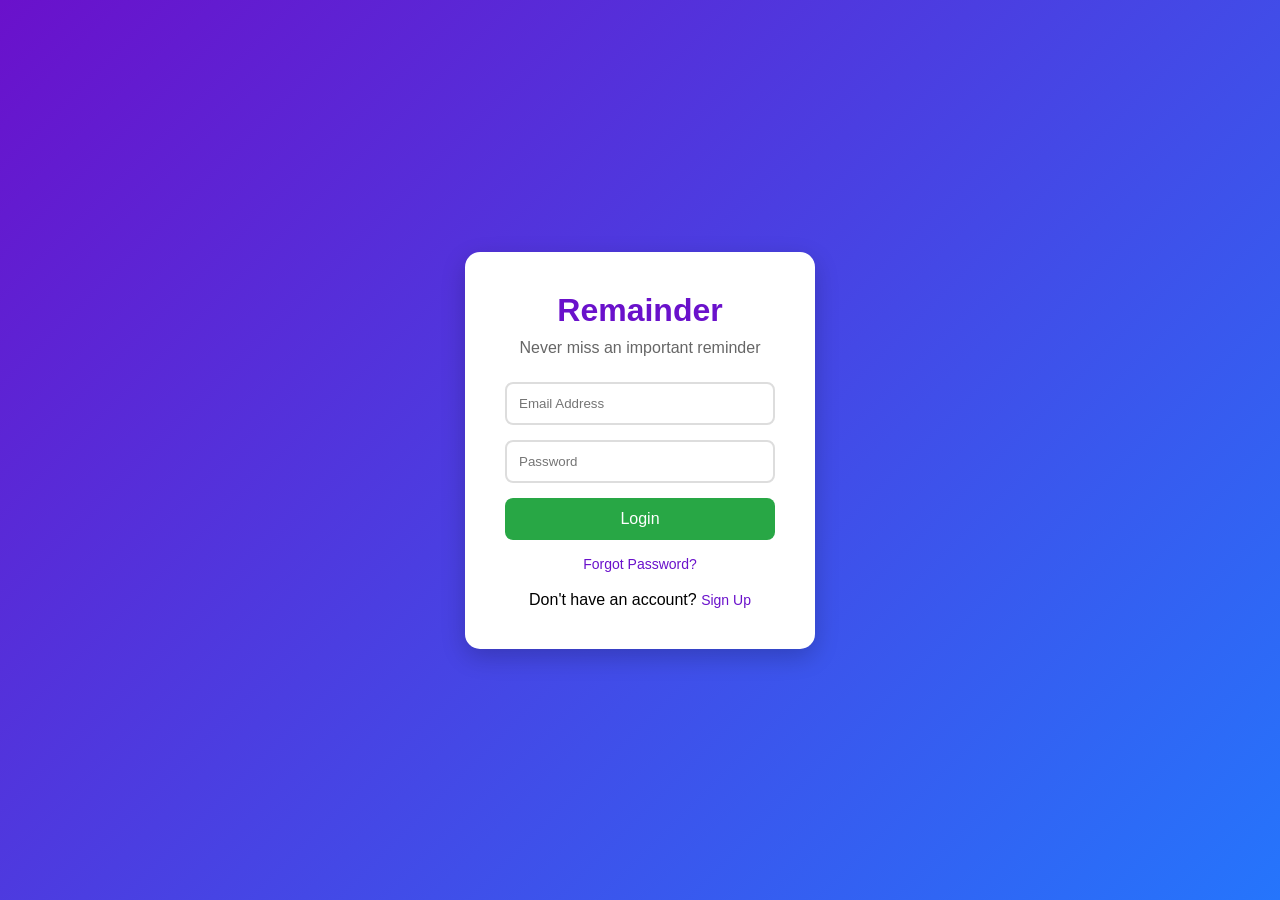
<file: logic.html>
<!DOCTYPE html>
<html lang="en">
<head>
    <meta charset="UTF-8">
    <meta name="viewport" content="width=device-width, initial-scale=1.0">
    <title>Remainder App - Login</title>

    <style>
        *{
            margin:0;
            padding:0;
            box-sizing:border-box;
            font-family:Arial, sans-serif;
        }

        body{
            height:100vh;
            display:flex;
            justify-content:center;
            align-items:center;
            background:linear-gradient(135deg,#6a11cb,#2575fc);
        }

        .container{
            background:white;
            padding:40px;
            width:350px;
            border-radius:15px;
            box-shadow:0 8px 25px rgba(0,0,0,0.2);
            text-align:center;
        }

        .logo{
            font-size:32px;
            font-weight:bold;
            color:#6a11cb;
            margin-bottom:10px;
        }

        .tagline{
            color:#666;
            margin-bottom:25px;
        }

        .input-group{
            margin-bottom:15px;
        }

        .input-group input{
            width:100%;
            padding:12px;
            border:2px solid #ddd;
            border-radius:8px;
            outline:none;
            transition:0.3s;
        }

        .input-group input:focus{
            border-color:#6a11cb;
        }

        .login-btn{
            width:100%;
            padding:12px;
            border:none;
            border-radius:8px;
            background:#28a745;
            color:white;
            font-size:16px;
            cursor:pointer;
            transition:0.3s;
        }

        .login-btn:hover{
            background:#218838;
        }

        .links{
            margin-top:15px;
        }

        .links a{
            text-decoration:none;
            color:#6a11cb;
            font-size:14px;
        }

        .links a:hover{
            text-decoration:underline;
        }
    </style>
</head>
<body>

    <div class="container">
        <div class="logo">Remainder</div>
        <p class="tagline">Never miss an important reminder</p>

        <form>
            <div class="input-group">
                <input type="email" placeholder="Email Address" required>
            </div>

            <div class="input-group">
                <input type="password" placeholder="Password" required>
            </div>

            <button type="submit" class="login-btn">
                Login
            </button>
        </form>

        <div class="links">
            <p><a href="#">Forgot Password?</a></p>
            <br>
            <p>Don't have an account? <a href="#">Sign Up</a></p>
        </div>
    </div>

</body>
</html>
</file>
